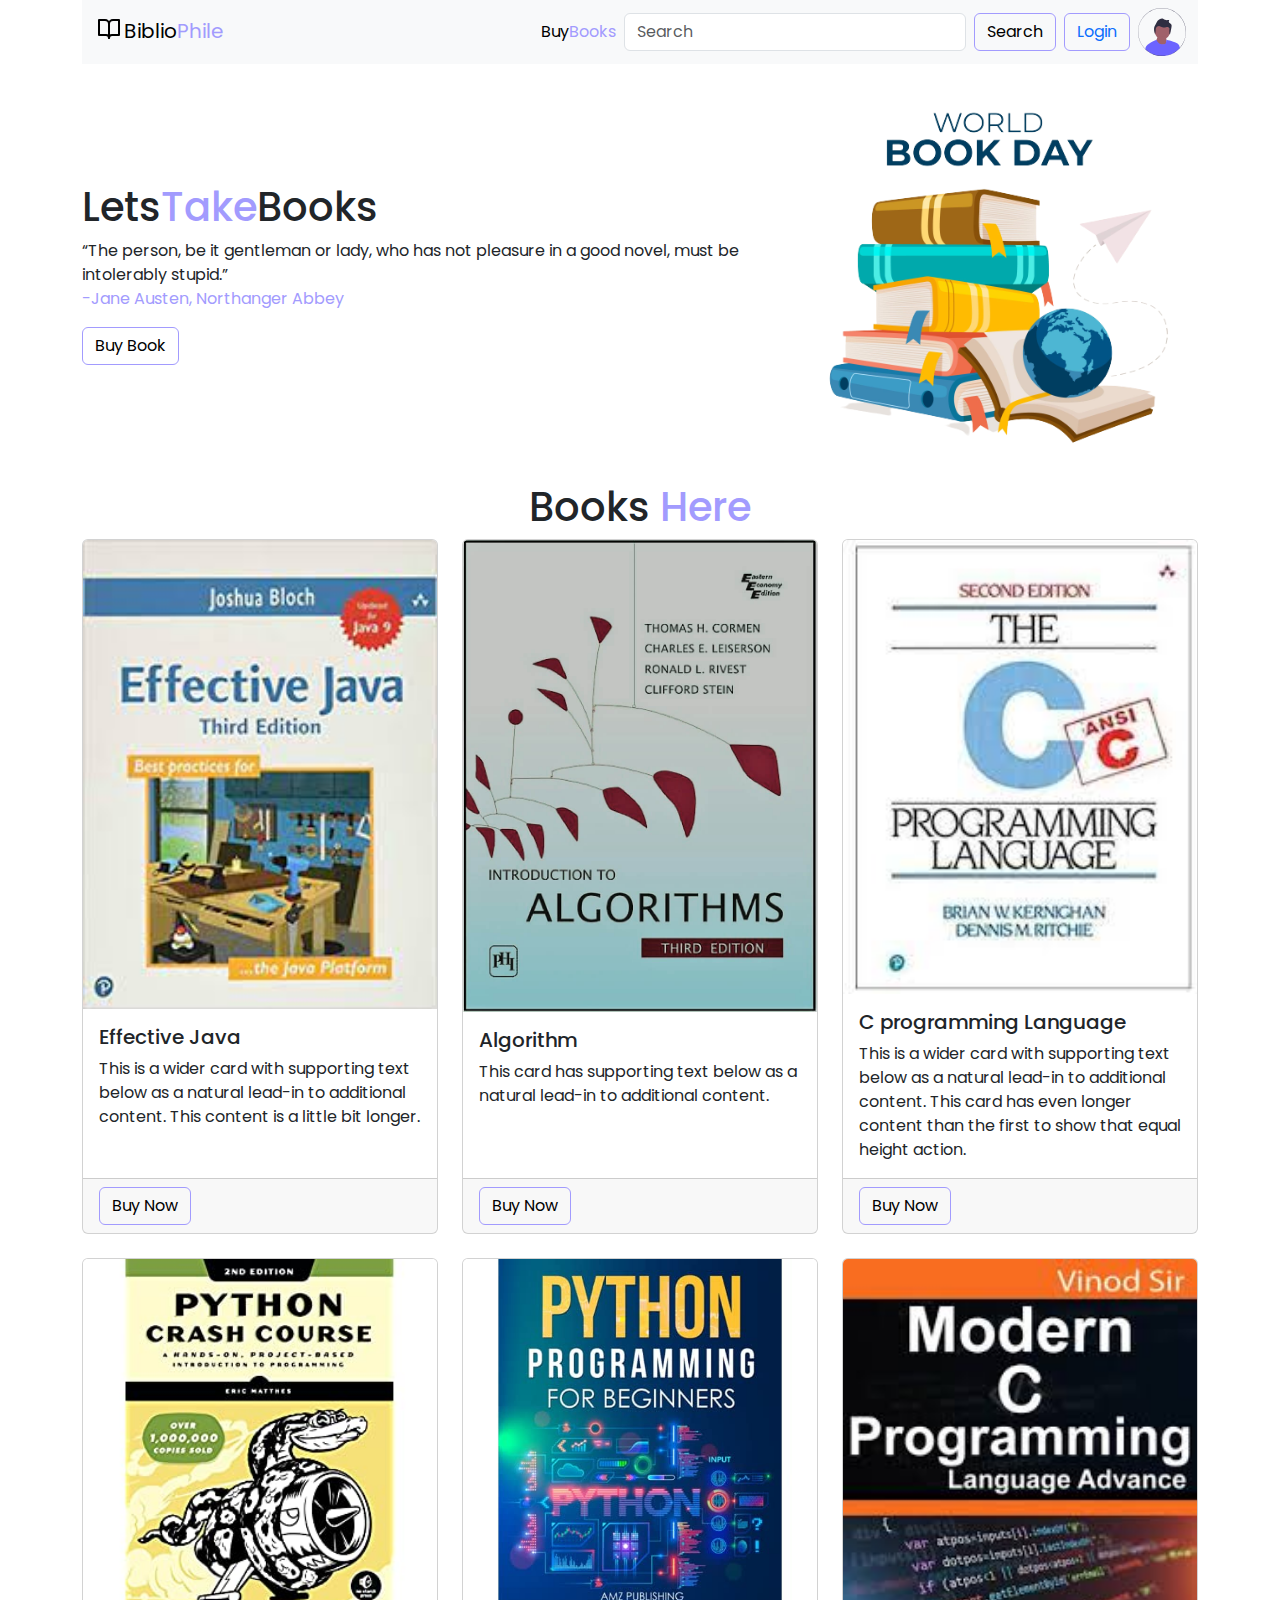
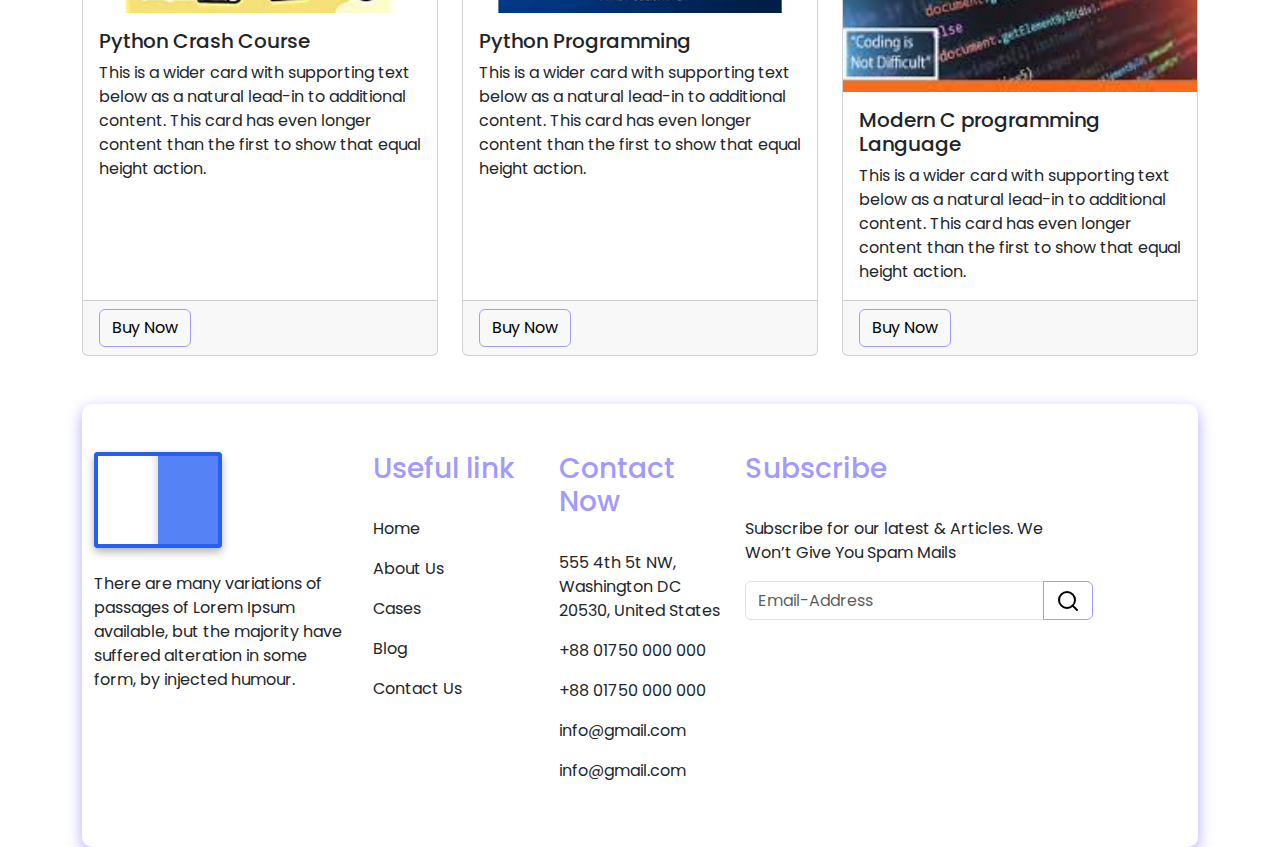
<file: index.html>
<!DOCTYPE html>
<html lang="en">

<head>
    <meta charset="UTF-8">
    <meta http-equiv="X-UA-Compatible" content="IE=edge">
    <meta name="viewport" content="width=device-width, initial-scale=1.0">
    <title>Book Store</title>
    <!-- bootstrap link  -->
    <link rel="stylesheet" href="./Bootstrap-css/bootstrap.css">
    <!-- css link -->
    <link rel="stylesheet" href="./CSS/style.css">
</head>

<body class="container">
    <header>
        <nav class="navbar navbar-expand-lg navbar-light bg-light">
            <div class="container-fluid">
                <a class="navbar-brand" href="#">
                    <img src="./Image/book-open.svg" alt="" width="30" height="24"
                        class="d-inline-block align-text-top h2">Biblio<span class="nav-span">Phile</span>
                </a>
                <button class="navbar-toggler" type="button" data-bs-toggle="collapse"
                    data-bs-target="#navbarSupportedContent" aria-controls="navbarSupportedContent"
                    aria-expanded="false" aria-label="Toggle navigation">
                    <span class="navbar-toggler-icon"></span>
                </button>
                <div class="collapse navbar-collapse" id="navbarSupportedContent">
                    <ul class="navbar-nav ms-auto mb-2 mb-lg-0">
                        <li class="nav-item">
                            <a class="nav-link active" aria-current="page" href="#">Buy<span
                                    class="nav-span">Books</span></a>
                        </li>
                    </ul>
                    <form class="d-flex">
                        <input class="form-control me-2" type="search" placeholder="Search" aria-label="Search">
                        <button class="btn btn-outline-log-primary" type="submit">Search</button>
                    </form>
                    <button class="btn btn-outline-log-primary me-2 ms-2" type="submit"><a href="login.html" class="text-decoration-none">Login</a></button>
                    <a href="user.html"><img src="./Image/userp.svg" class="image-user" alt=""></a>
                </div>
            </div>
        </nav>
    </header>
    <main>
        <!-- banner -->
        <section class="banner">
            <div class="banner-description">
                <h1>Lets<span class="nav-span">Take</span>Books</h1>
                <p>“The person, be it gentleman or lady, who has not pleasure in a good novel, must be intolerably
                    stupid.” <br>
                    <span class="nav-span">-Jane Austen, Northanger Abbey</span>
                </p>
                <button class="btn btn-outline-log-primary">Buy Book</button>
            </div>
            <div class="">
                <img src="./Image/banner.png" class="banner-image" alt="" srcset="">
            </div>
        </section>
        <!-- banner end -->
        <!-- book cart start  -->
        <section class="">
            <h1 class="text-center">Books <span class="nav-span">Here</span></h1>
            <div class="row row-cols-1 row-cols-md-3 g-4">
                <div class="col">
                    <div class="card h-100">
                        <img src="./Image/books/book1.jpeg" class="card-img-top" alt="...">
                        <div class="card-body">
                            <h5 class="card-title">Effective Java</h5>
                            <p class="card-text">This is a wider card with supporting text below as a natural lead-in to
                                additional content. This content is a little bit longer.</p>
                        </div>
                        <div class="card-footer">
                            <a href="./payment.html" class="btn btn-outline-log-primary">Buy Now</a>
                        </div>
                    </div>
                </div>
                <div class="col">
                    <div class="card h-100">
                        <img src="./Image/books/book2.jpeg" class="card-img-top" alt="...">
                        <div class="card-body">
                            <h5 class="card-title">Algorithm</h5>
                            <p class="card-text">This card has supporting text below as a natural lead-in to additional
                                content.</p>
                        </div>
                        <div class="card-footer">
                            <a href="./payment.html" class="btn btn-outline-log-primary">Buy Now</a>
                        </div>
                    </div>
                </div>
                <div class="col">
                    <div class="card h-100">
                        <img src="./Image/books/book3.jpeg" class="card-img-top" alt="...">
                        <div class="card-body">
                            <h5 class="card-title">C programming Language</h5>
                            <p class="card-text">This is a wider card with supporting text below as a natural lead-in to
                                additional content. This card has even longer content than the first to show that equal
                                height action.</p>
                        </div>
                        <div class="card-footer">
                            <a href="./payment.html" class="btn btn-outline-log-primary">Buy Now</a>
                        </div>
                    </div>
                </div>
                <div class="col">
                    <div class="card h-100">
                        <img src="./Image/books/book4.jpg" class="card-img-top" alt="...">
                        <div class="card-body">
                            <h5 class="card-title">Python Crash Course</h5>
                            <p class="card-text">This is a wider card with supporting text below as a natural lead-in to
                                additional content. This card has even longer content than the first to show that equal
                                height action.</p>
                        </div>
                        <div class="card-footer">
                            <a href="./payment.html" class="btn btn-outline-log-primary">Buy Now</a>
                        </div>
                    </div>
                </div>
                <div class="col">
                    <div class="card h-100">
                        <img src="./Image/books/book5.jpeg" class="card-img-top" alt="...">
                        <div class="card-body">
                            <h5 class="card-title">Python Programming</h5>
                            <p class="card-text">This is a wider card with supporting text below as a natural lead-in to
                                additional content. This card has even longer content than the first to show that equal
                                height action.</p>
                        </div>
                        <div class="card-footer">
                            <a href="./payment.html" class="btn btn-outline-log-primary">Buy Now</a>
                        </div>
                    </div>
                </div>
                <div class="col">
                    <div class="card h-100">
                        <img src="./Image/books/book9.jpeg" class="card-img-top" alt="...">
                        <div class="card-body">
                            <h5 class="card-title">Modern C programming Language</h5>
                            <p class="card-text">This is a wider card with supporting text below as a natural lead-in to
                                additional content. This card has even longer content than the first to show that equal
                                height action.</p>
                        </div>
                        <div class="card-footer">
                            <a href="./payment.html" class="btn btn-outline-log-primary">Buy Now</a>
                        </div>
                    </div>
                </div>
            </div>
        </section>
        <!-- book cart end  -->
        <!-- footer start here  -->
        <footer class="mt-5">
            <div class="container py-5">
                <div class="row">
                    <div class="col-md-3">
                        <div class="book">
                            <div class="book__pg-shadow"></div>
                            <div class="book__pg"></div>
                            <div class="book__pg book__pg--2"></div>
                            <div class="book__pg book__pg--3"></div>
                            <div class="book__pg book__pg--4"></div>
                            <div class="book__pg book__pg--5"></div>
                        </div>
                        <br>
                        <p class="text-dark">There are many variations of passages of Lorem Ipsum available, but the
                            majority have suffered alteration in some form, by injected humour.</p>
                    </div>
                    <div class="col-md-2 text-dark">
                        <h3 class="pb-4"><span class="nav-span">Useful link</span></h6>
                            <p><a class="text-decoration-none text-dark" href="">Home</a></p>
                            <p><a class="text-decoration-none text-dark" href="">About Us</a></p>
                            <p><a class="text-decoration-none text-dark" href="">Cases</a></p>
                            <p><a class="text-decoration-none text-dark" href="">Blog</a></p>
                            <p><a class="text-decoration-none text-dark" href="">Contact Us</a></p>
                    </div>

                    <div class="col-md-2 text-dark">
                        <h3 class="pb-4"><span class="nav-span">Contact Now</span></h3>
                        <p>555 4th 5t NW, Washington DC 20530, United States</p>
                        <p>+88 01750 000 000</p>
                        <p>+88 01750 000 000</p>
                        <p>info@gmail.com</p>
                        <p>info@gmail.com</p>
                    </div>

                    <div class="col-md-4 text-dark">
                        <h3 class="pb-4"><span class="nav-span">Subscribe</span></h3>
                        <p>Subscribe for our latest & Articles. We Won’t Give You Spam Mails</p>
                        <div class="input-group mb-3">
                            <input type="text" class="form-control" placeholder="Email-Address"
                                aria-label="Recipient's username" aria-describedby="button-addon2">
                            <button class="btn btn-outline-log-primary" type="button" id="button-addon2">
                                <img src="./Image/search.svg" alt="">
                            </button>
                        </div>
                    </div>
                </div>
            </div>
        </footer>
        <!-- footer end here  -->
    </main>


    <!-- bootstrap js  -->
    <script src="./Bootstrap-js/bootstrap.js"></script>
    <script src="./JS/script.js"></script>
</body>

</html>
</file>
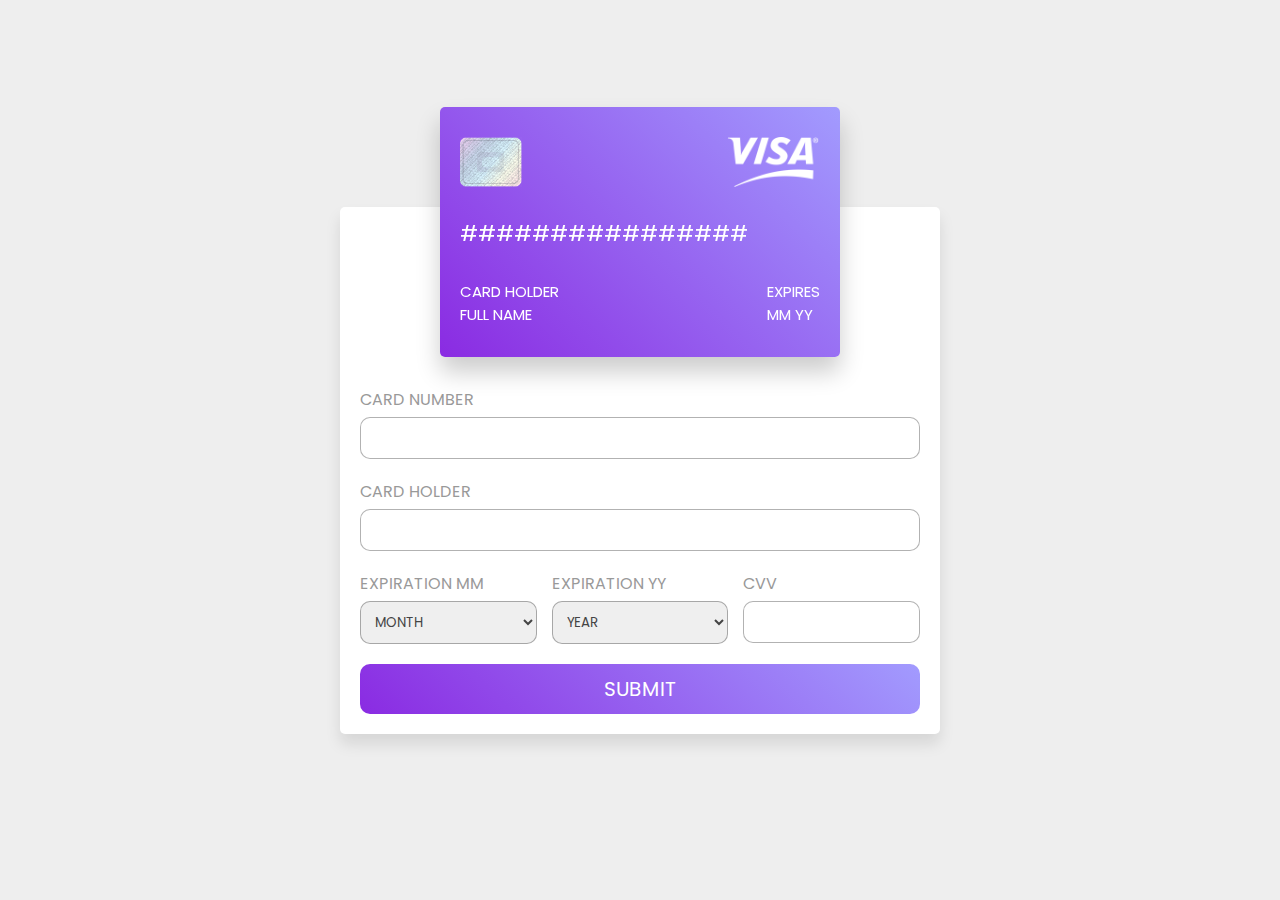
<file: payment.html>
<!DOCTYPE html>
<html lang="en">
<head>
    <meta charset="UTF-8">
    <meta http-equiv="X-UA-Compatible" content="IE=edge">
    <meta name="viewport" content="width=device-width, initial-scale=1.0">
    <title>Payment</title>
    <!-- custom css file link  -->
    <link rel="stylesheet" href="./CSS/payment.css">

</head>
<body>

<div class="container">

    <div class="card-container">

        <div class="front">
            <div class="image">
                <img src="./Image/payment/chip.png" alt="">
                <img src="./Image/payment/visa.png" alt="">
            </div>
            <div class="card-number-box">################</div>
            <div class="flexbox">
                <div class="box">
                    <span>card holder</span>
                    <div class="card-holder-name">full name</div>
                </div>
                <div class="box">
                    <span>expires</span>
                    <div class="expiration">
                        <span class="exp-month">mm</span>
                        <span class="exp-year">yy</span>
                    </div>
                </div>
            </div>
        </div>

        <div class="back">
            <div class="stripe"></div>
            <div class="box">
                <span>cvv</span>
                <div class="cvv-box"></div>
                <img src="./Image/payment/visa.png" alt="">
            </div>
        </div>

    </div>

    <form action="">
        <div class="inputBox">
            <span>card number</span>
            <input type="text" maxlength="16" class="card-number-input">
        </div>
        <div class="inputBox">
            <span>card holder</span>
            <input type="text" class="card-holder-input">
        </div>
        <div class="flexbox">
            <div class="inputBox">
                <span>expiration mm</span>
                <select name="" id="" class="month-input">
                    <option value="month" selected disabled>month</option>
                    <option value="01">01</option>
                    <option value="02">02</option>
                    <option value="03">03</option>
                    <option value="04">04</option>
                    <option value="05">05</option>
                    <option value="06">06</option>
                    <option value="07">07</option>
                    <option value="08">08</option>
                    <option value="09">09</option>
                    <option value="10">10</option>
                    <option value="11">11</option>
                    <option value="12">12</option>
                </select>
            </div>
            <div class="inputBox">
                <span>expiration yy</span>
                <select name="" id="" class="year-input">
                    <option value="year" selected disabled>year</option>
                    <option value="2021">2021</option>
                    <option value="2022">2022</option>
                    <option value="2023">2023</option>
                    <option value="2024">2024</option>
                    <option value="2025">2025</option>
                    <option value="2026">2026</option>
                    <option value="2027">2027</option>
                    <option value="2028">2028</option>
                    <option value="2029">2029</option>
                    <option value="2030">2030</option>
                </select>
            </div>
            <div class="inputBox">
                <span>cvv</span>
                <input type="text" maxlength="4" class="cvv-input">
            </div>
        </div>
        <input type="submit" value="submit" class="submit-btn">
    </form>

</div>    
    





<script>

document.querySelector('.card-number-input').oninput = () =>{
    document.querySelector('.card-number-box').innerText = document.querySelector('.card-number-input').value;
}

document.querySelector('.card-holder-input').oninput = () =>{
    document.querySelector('.card-holder-name').innerText = document.querySelector('.card-holder-input').value;
}

document.querySelector('.month-input').oninput = () =>{
    document.querySelector('.exp-month').innerText = document.querySelector('.month-input').value;
}

document.querySelector('.year-input').oninput = () =>{
    document.querySelector('.exp-year').innerText = document.querySelector('.year-input').value;
}

document.querySelector('.cvv-input').onmouseenter = () =>{
    document.querySelector('.front').style.transform = 'perspective(1000px) rotateY(-180deg)';
    document.querySelector('.back').style.transform = 'perspective(1000px) rotateY(0deg)';
}

document.querySelector('.cvv-input').onmouseleave = () =>{
    document.querySelector('.front').style.transform = 'perspective(1000px) rotateY(0deg)';
    document.querySelector('.back').style.transform = 'perspective(1000px) rotateY(180deg)';
}

document.querySelector('.cvv-input').oninput = () =>{
    document.querySelector('.cvv-box').innerText = document.querySelector('.cvv-input').value;
}

</script>







</body>
</html>
</file>
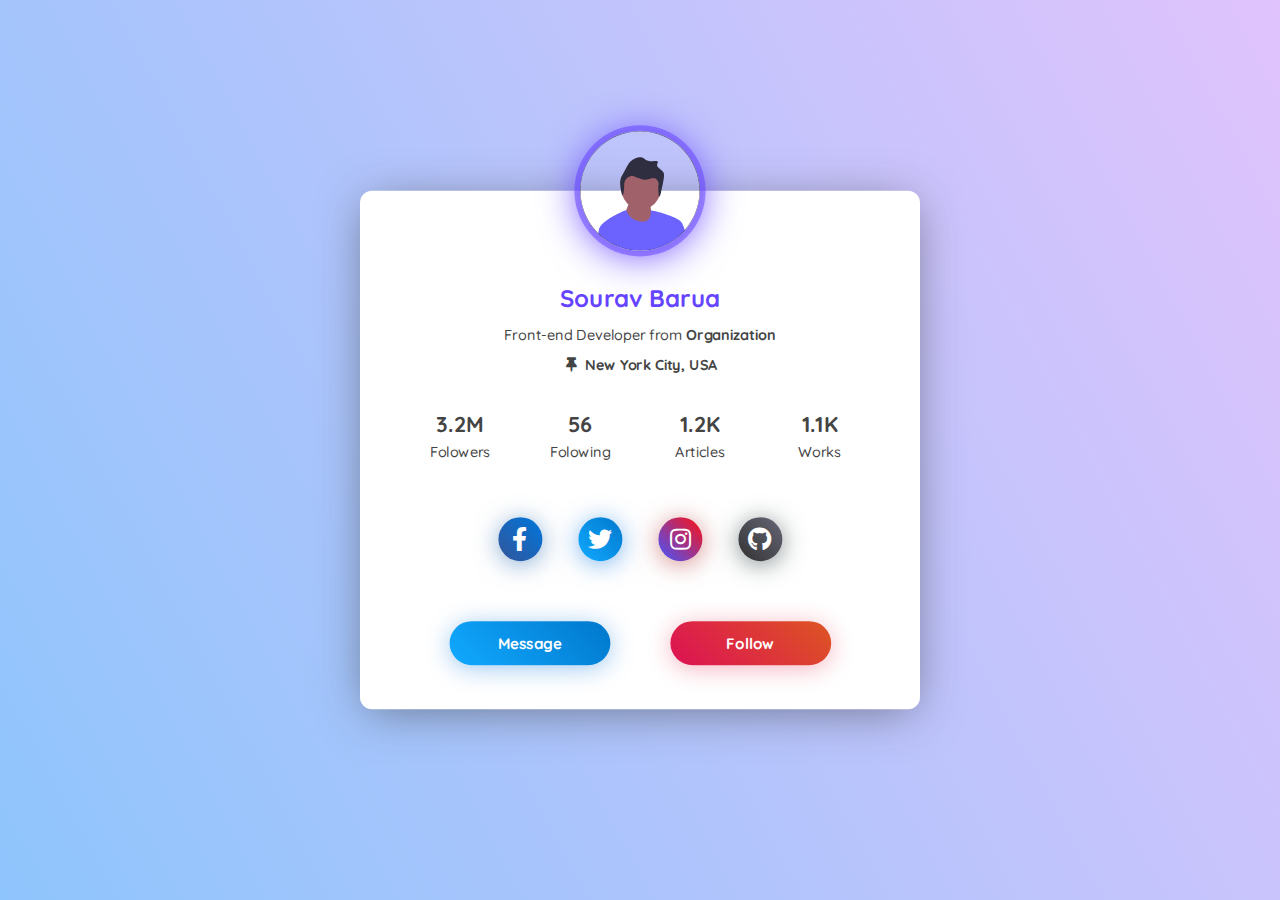
<file: user.html>
<!DOCTYPE html>
<html lang="en">
<head>
  <meta charset="UTF-8">
  <meta http-equiv="X-UA-Compatible" content="IE=edge">
  <meta name="viewport" content="width=device-width, initial-scale=1.0">
  <link href="https://cdnjs.cloudflare.com/ajax/libs/font-awesome/5.13.0/css/all.min.css" rel="stylesheet">
  <link rel="stylesheet" href="./CSS/user.css">
  <title>Profile Card</title>
</head>
<body>
  <div class="wrapper">

    <div class="card">
      <div class="img">
        <img src="./Image/userp.svg" alt="Image" width="100%">
      </div>

      <div class="cnt">
        <div class="name">Sourav Barua</div>
        <div class="txt">Front-end Developer from
          <strong>Organization</strong>
        </div>
        <i class="fas fa-thumbtack"></i>
        <strong>New York City, USA</strong>

        <div class="card-inf">
          <div class="item">
            <div class="title">3.2M</div>
            <div class="txt">Folowers</div>
          </div>

          <div class="item">
            <div class="title">56</div>
            <div class="txt">Folowing</div>
          </div>

          <div class="item">
            <div class="title">1.2K</div>
            <div class="txt">Articles</div>
          </div>

          <div class="item">
            <div class="title">1.1K</div>
            <div class="txt">Works</div>
          </div>
        </div>

        <div class="card-social">
          <a href="https://www.facebook.com/codingplayfb/" class="facebook">
            <i class="fab fa-facebook-f"></i>
          </a>
          <a href="#" class="twitter">
            <i class="fab fa-twitter"></i>
          </a>
          <a href="https://www.instagram.com/codingplay.insta/" class="instagram">
            <i class="fab fa-instagram"></i>
          </a>
          <a href="https://github.com/jamshidelmi" class="github">
            <i class="fab fa-github"></i>
          </a>
        </div>

        <div class="card-button">
          <button class="btn-blue">Message</button>
          <button class="btn-orange">Follow</button>
        </div>

      </div>
    </div>

  </div>
</body>
</html>
</file>
<file: CSS/style.css>
@import url('https://fonts.googleapis.com/css2?family=Inter:wght@500&family=Poppins&family=Rowdies:wght@700&family=Work+Sans:wght@500&display=swap');
/* for all  */
*{
    margin: 0;
    padding: 0;
    font-family: 'Poppins', sans-serif;
}
/*  */
:root {
	--hue: 223;
	--fg: hsl(var(--hue),10%,10%);
	--primary: hsl(var(--hue),90%,55%);
	--primary-l: hsl(var(--hue),90%,65%);
	--primary-d: hsl(var(--hue),90%,45%);
	--white: hsl(var(--hue),10%,100%);
	--white-d: hsl(var(--hue),10%,45%);
}
/*  */

/* navbar */
.nav-span{
    color: #a29bfe;
}
.image-user{
    height: 3rem;
    width: 100%;
}
/* banner */
.banner{
    display: flex;
    gap: 20px ;
    justify-content: space-between;
    align-items: center;
}
.banner-image{
    height: auto;
    width: 100%;
}

footer{
    /* border:1px solid #a29bfe; */
    border-radius: 10px;
    /* box-shadow: rgba(162, 155, 254, 0.836) 1.95px 1.95px 2.6px; */
    box-shadow: rgba(162, 155, 254, 0.835) 0px 5px 15px;

}
/* book */
.book,
.book__pg-shadow,
.book__pg {
	animation: cover 7s ease-in-out infinite;
}
.book {
	background-color: var(--primary-l);
	border-radius: 0.25em;
	box-shadow:
		0 0.25em 0.5em hsla(0,0%,0%,0.3),
		0 0 0 0.25em var(--primary) inset;
	padding: 0.25em;
	perspective: 37.5em;
	position: relative;
	width: 8em;
	height: 6em;
	transform: translate3d(0,0,0);
	transform-style: preserve-3d;
}
.book__pg-shadow,
.book__pg {
	position: absolute;
	left: 0.25em;
	width: calc(50% - 0.25em);
}
.book__pg-shadow {
	animation-name: shadow;
	background-image: linear-gradient(-45deg,hsla(0,0%,0%,0) 50%,hsla(0,0%,0%,0.3) 50%);
	filter: blur(0.25em);
	top: calc(100% - 0.25em);
	height: 3.75em;
	transform: scaleY(0);
	transform-origin: 100% 0%;
}
.book__pg {
	animation-name: pg1;
	background-color: var(--white);
	background-image: linear-gradient(90deg,hsla(var(--hue),10%,90%,0) 87.5%,hsl(var(--hue),10%,90%));
	height: calc(100% - 0.5em);
	transform-origin: 100% 50%;
}
.book__pg--2,
.book__pg--3,
.book__pg--4 {
	background-image:
		repeating-linear-gradient(hsl(var(--hue),10%,10%) 0 0.125em,hsla(var(--hue),10%,10%,0) 0.125em 0.5em),
		linear-gradient(90deg,hsla(var(--hue),10%,90%,0) 87.5%,hsl(var(--hue),10%,90%));
	background-repeat: no-repeat;
	background-position: center;
	background-size: 2.5em 4.125em, 100% 100%;
}
.book__pg--2 {
	animation-name: pg2;
}
.book__pg--3 {
	animation-name: pg3;
}
.book__pg--4 {
	animation-name: pg4;
}
.book__pg--5 {
	animation-name: pg5;
}

/* Dark theme */
@media (prefers-color-scheme: dark) {
	:root {
		--bg: hsl(var(--hue),10%,30%);
		--fg: hsl(var(--hue),10%,90%);
	}
}

/* Animations */
@keyframes cover {
	from, 5%, 45%, 55%, 95%, to {
		animation-timing-function: ease-out;
		background-color: var(--primary-l);
	}
	10%, 40%, 60%, 90% {
		animation-timing-function: ease-in;
		background-color: var(--primary-d);
	}
}
@keyframes shadow {
	from, 10.01%, 20.01%, 30.01%, 40.01% {
		animation-timing-function: ease-in;
		transform: translate3d(0,0,1px) scaleY(0) rotateY(0);
	}
	5%, 15%, 25%, 35%, 45%, 55%, 65%, 75%, 85%, 95% {
		animation-timing-function: ease-out;
		transform: translate3d(0,0,1px) scaleY(0.2) rotateY(90deg);
	}
	10%, 20%, 30%, 40%, 50%, to {
		animation-timing-function: ease-out;
		transform: translate3d(0,0,1px) scaleY(0) rotateY(180deg);
	}
	50.01%, 60.01%, 70.01%, 80.01%, 90.01% {
		animation-timing-function: ease-in;
		transform: translate3d(0,0,1px) scaleY(0) rotateY(180deg);
	}
	60%, 70%, 80%, 90%, to {
		animation-timing-function: ease-out;
		transform: translate3d(0,0,1px) scaleY(0) rotateY(0);
	}
}
@keyframes pg1 {
	from, to {
		animation-timing-function: ease-in-out;
		background-color: var(--white);
		transform: translate3d(0,0,1px) rotateY(0.4deg);
	}
	10%, 15% {
		animation-timing-function: ease-out;
		background-color: var(--white);
		transform: translate3d(0,0,1px) rotateY(180deg);
	}
	20%, 80% {
		animation-timing-function: ease-in;
		background-color: var(--white-d);
		transform: translate3d(0,0,1px) rotateY(180deg);
	}
	85%, 90% {
		animation-timing-function: ease-in-out;
		background-color: var(--white);
		transform: translate3d(0,0,1px) rotateY(180deg);
	}
}
@keyframes pg2 {
	from, to {
		animation-timing-function: ease-in;
		background-color: var(--white-d);
		transform: translate3d(0,0,1px) rotateY(0.3deg);
	}
	5%, 10% {
		animation-timing-function: ease-in-out;
		background-color: var(--white);
		transform: translate3d(0,0,1px) rotateY(0.3deg);
	}
	20%, 25% {
		animation-timing-function: ease-out;
		background-color: var(--white);
		transform: translate3d(0,0,1px) rotateY(179.9deg);
	}
	30%, 70% {
		animation-timing-function: ease-in;
		background-color: var(--white-d);
		transform: translate3d(0,0,1px) rotateY(179.9deg);
	}
	75%, 80% {
		animation-timing-function: ease-in-out;
		background-color: var(--white);
		transform: translate3d(0,0,1px) rotateY(179.9deg);
	}
	90%, 95% {
		animation-timing-function: ease-out;
		background-color: var(--white);
		transform: translate3d(0,0,1px) rotateY(0.3deg);
	}
}
@keyframes pg3 {
	from, 10%, 90%, to {
		animation-timing-function: ease-in;
		background-color: var(--white-d);
		transform: translate3d(0,0,1px) rotateY(0.2deg);
	}
	15%, 20% {
		animation-timing-function: ease-in-out;
		background-color: var(--white);
		transform: translate3d(0,0,1px) rotateY(0.2deg);
	}
	30%, 35% {
		animation-timing-function: ease-out;
		background-color: var(--white);
		transform: translate3d(0,0,1px) rotateY(179.8deg);
	}
	40%, 60% {
		animation-timing-function: ease-in;
		background-color: var(--white-d);
		transform: translate3d(0,0,1px) rotateY(179.8deg);
	}
	65%, 70% {
		animation-timing-function: ease-in-out;
		background-color: var(--white);
		transform: translate3d(0,0,1px) rotateY(179.8deg);
	}
	80%, 85% {
		animation-timing-function: ease-out;
		background-color: var(--white);
		transform: translate3d(0,0,1px) rotateY(0.2deg);
	}
}
@keyframes pg4 {
	from, 20%, 80%, to {
		animation-timing-function: ease-in;
		background-color: var(--white-d);
		transform: translate3d(0,0,1px) rotateY(0.1deg);
	}
	25%, 30% {
		animation-timing-function: ease-in-out;
		background-color: var(--white);
		transform: translate3d(0,0,1px) rotateY(0.1deg);
	}
	40%, 45% {
		animation-timing-function: ease-out;
		background-color: var(--white);
		transform: translate3d(0,0,1px) rotateY(179.7deg);
	}
	50% {
		animation-timing-function: ease-in;
		background-color: var(--white-d);
		transform: translate3d(0,0,1px) rotateY(179.7deg);
	}
	55%, 60% {
		animation-timing-function: ease-in-out;
		background-color: var(--white);
		transform: translate3d(0,0,1px) rotateY(179.7deg);
	}
	70%, 75% {
		animation-timing-function: ease-out;
		background-color: var(--white);
		transform: translate3d(0,0,1px) rotateY(0.1deg);
	}
}
@keyframes pg5 {
	from, 30%, 70%, to {
		animation-timing-function: ease-in;
		background-color: var(--white-d);
		transform: translate3d(0,0,1px) rotateY(0);
	}
	35%, 40% {
		animation-timing-function: ease-in-out;
		background-color: var(--white);
		transform: translate3d(0,0,1px) rotateY(0deg);
	}
	50% {
		animation-timing-function: ease-in-out;
		background-color: var(--white);
		transform: translate3d(0,0,1px) rotateY(179.6deg);
	}
	60%, 65% {
		animation-timing-function: ease-out;
		background-color: var(--white);
		transform: translate3d(0,0,1px) rotateY(0);
	}
}


@media (max-width: 576px) { 
    .banner{
      flex-direction: column;  
    }
 }
</file>
<file: CSS/payment.css>
@import url('https://fonts.googleapis.com/css2?family=Poppins:wght@100;200;300;400;500;600;700&display=swap');

*{
    font-family: 'Poppins', sans-serif;
    margin:0; padding:0;
    box-sizing: border-box;
    outline: none; border: none;
    text-decoration: none;
    text-transform: uppercase;
}

.container{
    min-height: 100vh;
    background: #eee;
    display: flex;
    align-items: center;
    justify-content: center;
    flex-flow: column;
    padding-bottom: 60px;
}

.container form{
    background: #fff;
    border-radius: 5px;
    box-shadow: 0 10px 15px rgba(0,0,0,.1);
    padding: 20px;
    width: 600px;
    padding-top: 160px;
}

.container form .inputBox{
    margin-top: 20px;
}

.container form .inputBox span{
    display: block;
    color:#999;
    padding-bottom: 5px;
}

.container form .inputBox input,
.container form .inputBox select{
    width: 100%;
    padding: 10px;
    border-radius: 10px;
    border:1px solid rgba(0,0,0,.3);
    color:#444;
}

.container form .flexbox{
    display: flex;
    gap:15px;
}

.container form .flexbox .inputBox{
    flex:1 1 150px;
}

.container form .submit-btn{
    width: 100%;
    background:linear-gradient(45deg, blueviolet, #a29bfe);
    margin-top: 20px;
    padding: 10px;
    font-size: 20px;
    color:#fff;
    border-radius: 10px;
    cursor: pointer;
    transition: .2s linear;
}

.container form .submit-btn:hover{
    letter-spacing: 2px;
    opacity: .8;
}

.container .card-container{
    margin-bottom: -150px;
    position: relative;
    height: 250px;
    width: 400px;
}

.container .card-container .front{
    position: absolute;
    height: 100%;
    width: 100%;
    top: 0; left: 0;
    background:linear-gradient(45deg, blueviolet, #a29bfe);
    border-radius: 5px;
    backface-visibility: hidden;
    box-shadow: 0 15px 25px rgba(0,0,0,.2);
    padding:20px;
    transform:perspective(1000px) rotateY(0deg);
    transition:transform .4s ease-out;
}

.container .card-container .front .image{
    display: flex;
    align-items:center;
    justify-content: space-between;
    padding-top: 10px;
}

.container .card-container .front .image img{
    height: 50px;
}

.container .card-container .front .card-number-box{
    padding:30px 0;
    font-size: 22px;
    color:#fff;
}

.container .card-container .front .flexbox{
    display: flex;
}

.container .card-container .front .flexbox .box:nth-child(1){
    margin-right: auto;
}

.container .card-container .front .flexbox .box{
    font-size: 15px;
    color:#fff;
}

.container .card-container .back{
    position: absolute;
    top:0; left: 0;
    height: 100%;
    width: 100%;
    background:linear-gradient(45deg, blueviolet, #a29bfe);
    border-radius: 5px;
    padding: 20px 0;
    text-align: right;
    backface-visibility: hidden;
    box-shadow: 0 15px 25px rgba(0,0,0,.2);
    transform:perspective(1000px) rotateY(180deg);
    transition:transform .4s ease-out;
}

.container .card-container .back .stripe{
    background: #000;
    width: 100%;
    margin: 10px 0;
    height: 50px;
}

.container .card-container .back .box{
    padding: 0 20px;
}

.container .card-container .back .box span{
    color:#fff;
    font-size: 15px;
}

.container .card-container .back .box .cvv-box{
    height: 50px;
    padding: 10px;
    margin-top: 5px;
    color:#333;
    background: #fff;
    border-radius: 5px;
    width: 100%;
}

.container .card-container .back .box img{
    margin-top: 30px;
    height: 30px;
}
</file>
<file: CSS/user.css>
@import url("https://fonts.googleapis.com/css?family=Quicksand:400,500,700&subset=latin-ext");

* {
    box-sizing: border-box;
}

body {
    font-family: "Quicksand", sans-serif;
    color: #444;
    margin: 0;
    font-size: 18px;
    padding: auto 20px;
    /* background: linear-gradient(-20deg, #F24, #64F); */
    background-color: #8EC5FC;
    background-image: linear-gradient(62deg, #8EC5FC 0%, #E0C3FC 100%);

    transform: scale(0.8);
}

.wrapper {
    display: flex;
    height: 100vh;
}

.card {
    width: 100%;
    max-width: 700px;
    background: #FFF;
    margin: auto;
    border-radius: 15px;
    box-shadow: 0 8px 60px -10px #3339;
}

.img {
    width: 150px;
    height: 150px;
    margin-left: auto;
    margin-right: auto;
    transform: translateY(-50%);
    overflow: hidden;
    border-radius: 50%;
    box-shadow: 0 5px 50px 0 #64F,
        0 0 0 7px #64F8;
    transition: all 300ms;
}

@media screen and (max-width: 786px) {
    .card {
        margin: 100px 20px auto 20px;
    }
}

.cnt {
    margin-top: -35px;
    padding: 0 20px;
    text-align: center;
    padding-bottom: 40px;
    transition: all 300ms;
}

.name {
    font-weight: 700;
    font-size: 30px;
    color: #64F;
    margin-bottom: 15px;
}

.txt {
    font-weight: 500;
    font-size: 18px;
    margin-bottom: 15px;
    margin-top: 7px;
}

i.fa-thumbtack {
    margin: 0 5px;
}

.card-inf {
    display: flex;
    flex-wrap: wrap;
    justify-content: center;
    margin-top: 35px;
}

.item {
    padding: 10px 35px;
    min-width: 150px;
}

.title {
    font-weight: 700;
    font-size: 27px;
}

.card-social {
    margin-top: 25px;
}

.card-social a {
    display: inline-flex;
    width: 55px;
    height: 55px;
    margin: 20px;
    align-items: center;
    justify-content: center;
    color: #FFF;
    font-size: 30px;
    border-radius: 50%;
    text-decoration: none;
    transition: all 300ms;
}

.card-social .facebook {
    background: linear-gradient(45deg, #359, #07D);
    box-shadow: 0 4px 30px #26A8;
}

.card-social .twitter {
    background: linear-gradient(45deg, #1AF, #07C);
    box-shadow: 0 4px 30px #17D8;
}

.card-social .instagram {
    background: linear-gradient(45deg, #45F, #F11);
    box-shadow: 0 4px 30px #B449;
}

.card-social .github {
    background: linear-gradient(45deg, #333, #667);
    box-shadow: 0 4px 30px #3449;
}

a:hover {
    transform: scale(1.2);
}

.card-button {
    margin-top: 40px;
}

button {
    min-width: 201px;
    min-height: 55px;
    margin: 15px 35px;
    font-size: 19px;
    font-family: "Quicksand", sans-serif;
    font-weight: 700;
    border-radius: 50px;
    border: none;
    color: #FFF;
    cursor: pointer;
    transition: all 300ms;
}

.btn-blue {
    background: linear-gradient(45deg, #1AF, #07C);
    box-shadow: 0 4px 30px #17D6;
}

.btn-orange {
    background: linear-gradient(45deg, #D15, #D52);
    box-shadow: 0 4px 30px #D245;
}

.btn-blue:hover {
    box-shadow: 0 4px 30px #17DB;
}

.btn-orange:hover {
    box-shadow: 0 4px 30px #D24B;
}

button:hover {
    transform: translateY(-5px);
}

@media screen and (max-width: 576px) {
    button {
        margin: 0;
        margin-bottom: 16px;
        width: 100%;
        max-width: 350px;
    }
}
</file>
